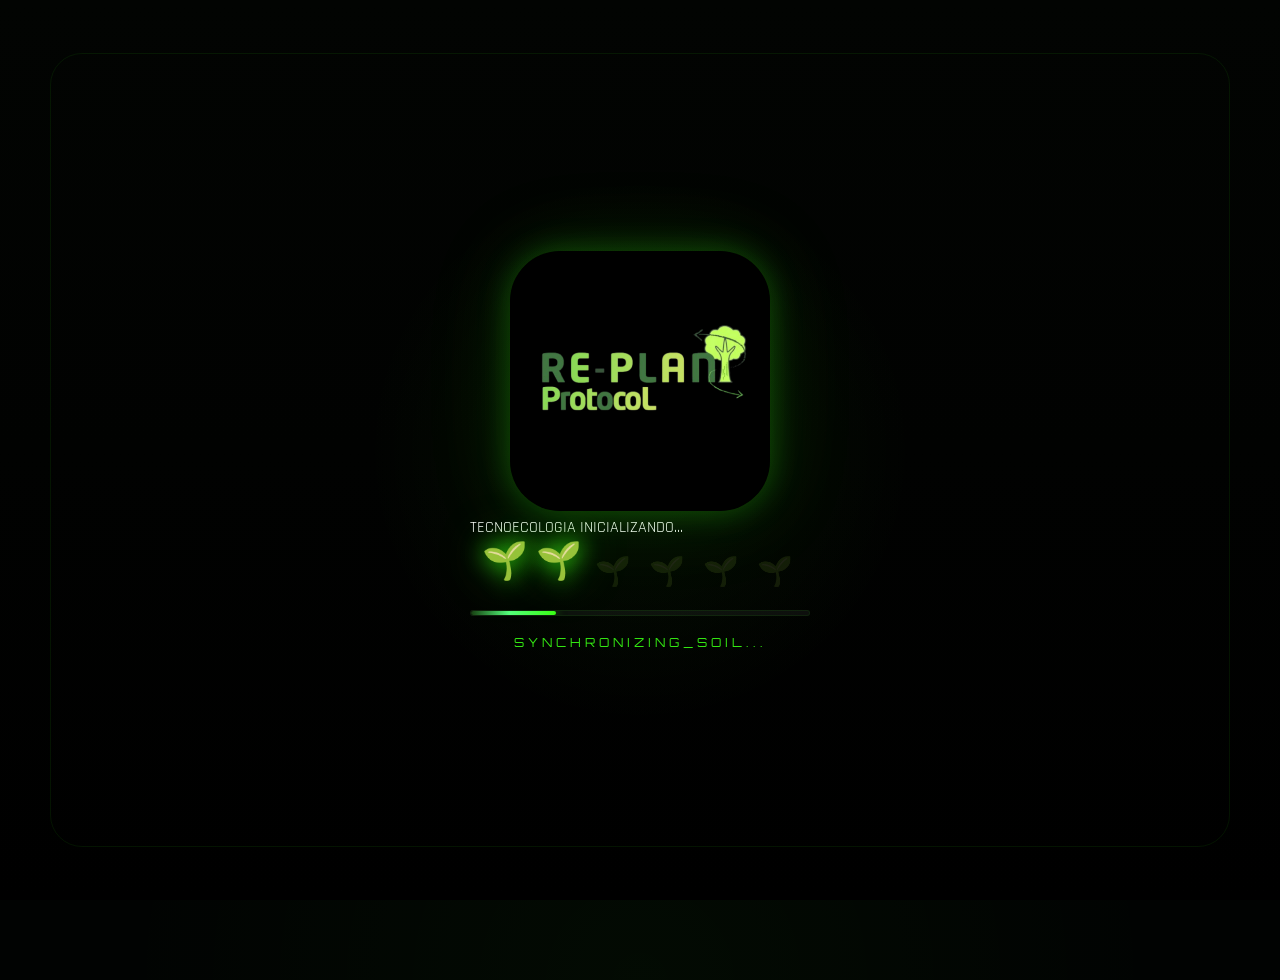
<file: index.html>
<!DOCTYPE html>
<html lang="pt-br">
<head>
    <meta charset="UTF-8">
    <meta name="viewport" content="width=device-width, initial-scale=1.0">
    <title>REPLANT | Initializing Protocol</title>
    <link rel="stylesheet" href="./css/index.css">
    <link href="https://fonts.googleapis.com/css2?family=Orbitron:wght@400;700&family=Rajdhani:wght@500;700&display=swap" rel="stylesheet">


</head>
<body>

    <div class="main-container">
        
        <div id="loading-screen">

    <div class="ambient-glow"></div>

    <div class="grid-overlay"></div>

    <div class="logo-wrapper">
        <img src="./image/Design sem nome.png"
             class="logo-loading"
             alt="REPLANT">
    </div>

    <div class="loading-content">

        <h1 class="protocol-title">
           
        </h1>

        <p class="protocol-subtitle">
            TECNOECOLOGIA INICIALIZANDO...
        </p>

        <div class="seedlings-container" id="seedling-box">

            <span class="seedling">🌱</span>
            <span class="seedling">🌱</span>
            <span class="seedling">🌱</span>
            <span class="seedling">🌱</span>
            <span class="seedling">🌱</span>
            <span class="seedling">🌱</span>

        </div>

        <div class="load-bar">
            <div class="load-fill" id="progress-fill"></div>
        </div>

        <div class="status-wrapper">

            <span class="status-dot"></span>

            <p id="status-text" class="load-text">
                SYNCHRONIZING_ECOSYSTEM...
            </p>

        </div>

    </div>

</div>
 
       <section id="select-screen">
     <div class="top-nav-cyber">   
        <button class="btn-cyber-login" onclick="abrirLogin()">Login</button>
        <button class="btn-cyber-register" onclick="abrirTriagem()">Cadastrar-se</button>
     </div>

    <h2 class="hud-title">
        ÁRVORES DIGITAIS, FRUTOS REAIS.
    </h2>

    <div class="choice-container">

        <button class="choice-card green-border"
        onclick="window.location.href='./invest-verde.html'">

            <div class="card-icon">
                🌳
            </div>

            <h3>
                Você cuida da natureza. 
            </h3>
                <h3>
                    A natureza cuida de você.
                </h3>

            <p>
                Receba alimentos direto da produção.
            </p>
            

            <span>
                Direto da Origem
            </span>

        

        </button>


        <button class="choice-card green-border"
        onclick="window.location.href='./semeador.html'">

            <div class="card-icon">
                🚜
            </div>

            <h3>
                PRODUTOR RURAL & AGRICULTURA FAMILIAR
            </h3>

            <p>
                Transforme sua fazenda ou sitio em um active digital
                e gere renda também na entressafra.
            </p>

            <span>
                CADASTRAR_PROPRIEDADE
            </span>

        </button>


        <button class="choice-card blue-border"
        onclick="window.location.href='./corporativo.html'">

            <div class="card-icon">
                🌎
            </div>

            <h3>
                EMPRESAS ESG
            </h3>

            <p>
                Dados reais de carbono e tecnoecologia para empresas que precisam compensar supressão de vegetação e atender exigências ambientais.
            </p>

            <span>
                ESG_ACCESS
            </span>

        </button>

    </div>


    <div class="protocol-description">

        <span class="protocol-tag">
            // TECNOECOLOGIA_PROTOCOL
        </span>

        <h2>
            Transformamos árvores em ativos digitais.
        </h2>

        <p>
            O RE-PLANT conecta produtores rurais, pessoas e empresas
            através de cotas de árvores reais cadastradas por geolocalização.
            Cada árvore gera impacto ambiental, renda sustentável
            e produção rastreável.
        </p>

        <div class="protocol-features">

            <div class="feature-box">

                <strong>
                    🌳 Cotas de Árvores
                </strong>

                <span>
                    Pessoas podem apoiar árvores específicas
                    e receber frutos, benefícios e impacto real.
                </span>

            </div>


            <div class="feature-box">

                <strong>
                    🚜 Renda Entressafra
                </strong>

                <span>
                    Produtores passam a monetizar suas árvores
                    mesmo fora da colheita.
                </span>

            </div>


            <div class="feature-box">

                <strong>
                    🌎 Dados Ambientais
                </strong>

                <span>
                    Geolocalização, rastreio e futura integração
                    com créditos de carbono.
                </span>

            </div>

        </div>

    </div>

</section>
       <footer class="footer-replant">

    <div class="footer-line"></div>

    <p>
        © 2026 <span>DreamTech - EvoLab</span> — Todos os direitos reservados.
    </p>

</footer>
<div id="modal-triagem" class="modal-cyber-overlay" style="display: none;">
    <div class="modal-cyber-content">
        <button class="btn-close-modal" onclick="fecharTriagem()">&times;</button>
        
        <h2 class="modal-title">COMO DESEJA ATUAR NO PROTOCOLO?</h2>
        <p class="modal-subtitle">// SELECIONE SEU PERFIL PARA DIRECIONAMENTO DE DADOS</p>
        
        <div class="triagem-cards">
            <div class="card-opcao" onclick="selecionarPerfil('produtor')">
                <div class="card-icon">🚜</div>
                <h3>PRODUTOR RURAL / SÍTIO</h3>
                <p>Quero cadastrar minha propriedade, gerar IDs para minhas árvores e monetizar a entressafra.</p>
                <span class="card-link">INICIAR_PROTOCOLO</span>
            </div>

            <div class="card-opcao" onclick="selecionarPerfil('apoiador')">
                <div class="card-icon">🌳</div>
                <h3>APOIADOR JORNADA VERDE</h3>
                <p>Quero apoiar árvores reais, acompanhar dados ambientais e receber produtos direto da origem.</p>
                <span class="card-link">ADOTAR_COTA</span>
            </div>

            <div class="card-opcao" onclick="selecionarPerfil('empresa')">
                <div class="card-icon">🌍</div>
                <h3>EMPRESA / SOLUÇÕES AMBIENTAIS</h3>
                <p>Buscamos dados reais de carbono, rastreabilidade e ativos para compensação ambiental regulatória e supressão de vegetação.</p>
                <span class="card-link">ESG_CONNECT</span>
            </div>
        </div>
    </div>
</div>
<div id="modal-login" class="modal-cyber-overlay" style="display: none;">
    <div class="modal-cyber-content" style="max-width: 450px; padding: 40px 30px;">
        
        <button class="btn-close-modal" onclick="fecharLogin()">&times;</button>
        
        <div style="text-align: center; margin-bottom: 30px;">
            <span class="protocol-tag" style="display: inline-block; margin-bottom: 10px;">// RE-PLANT_AUTH_NODE</span>
            <h2 style="font-family: 'Orbitron', sans-serif; color: #fff; margin: 0; font-size: 1.6rem; letter-spacing: 1px;">SISTEMA DE ACESSO</h2>
        </div>

        <form id="form-login-protocolo" onsubmit="executarLoginPopUp(event)">
            
            <div class="form-group">
                <label>E-mail Identificador</label>
                <input type="email" id="login-email" class="input-cyber" placeholder="nome@provedor.com" required>
            </div>

            <div class="form-group" style="margin-bottom: 10px;">
                <label>Senha Criptográfica</label>
                <input type="password" id="login-senha" class="input-cyber" placeholder="••••••••" required>
            </div>

            <div style="text-align: right; margin-bottom: 25px;">
                <a href="#" style="color: #64748b; font-family: 'Rajdhani', sans-serif; font-size: 0.85rem; text-decoration: none;" onmouseover="this.style.color='#00ff41'" onmouseout="this.style.color='#64748b'">
                    Esqueceu as chaves de acesso?
                </a>
            </div>

            <button type="submit" class="btn-cyber-corp" style="margin-bottom: 20px;">Autenticar_Entrada</button>

            <div style="text-align: center; font-family: 'Rajdhani', sans-serif; font-size: 0.95rem; color: #94a3b8;">
                Novo no protocolo? 
                <a href="#" onclick="alternarParaCadastro()" style="color: #00ff41; text-decoration: none; font-weight: 700;">
                    Cadastre-se aqui
                </a>
            </div>
        </form>
    </div>
</div>

</body>
    <script src="js/index.js"></script>
    <script src="js/apis.js"></script>
    
</html>
</file>
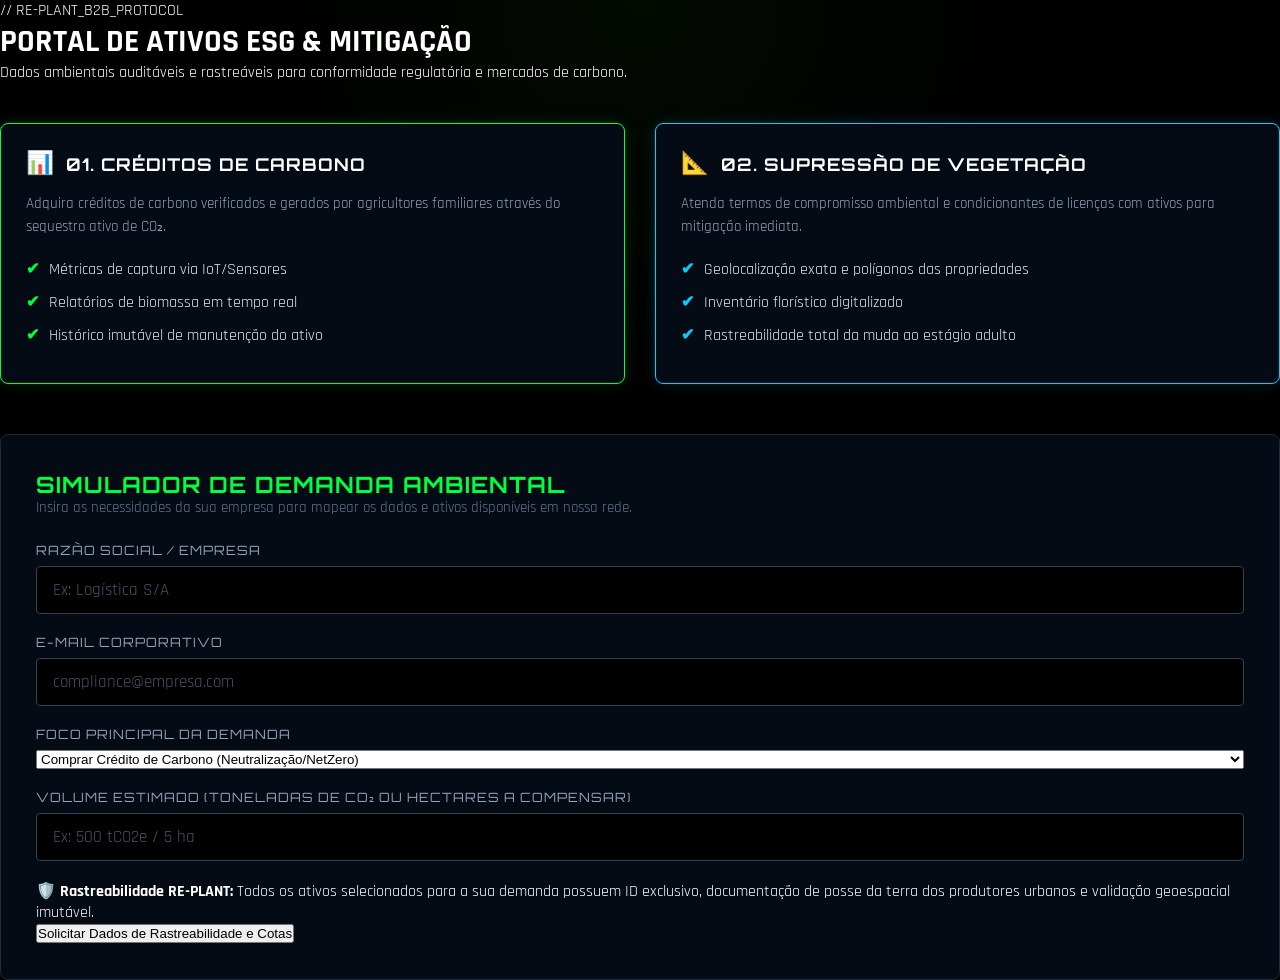
<file: corporativo.html>
<!DOCTYPE html>
<html lang="pt-br">
<head>
    <meta charset="UTF-8">
    <meta name="viewport" content="width=device-width, initial-scale=1.0">
    <title>REPLANT | ESG Corporate Access</title>
    <link rel="stylesheet" href="./css/index.css">
    <link rel="stylesheet" href="./css/corporativo.css">
    <link href="https://fonts.googleapis.com/css2?family=Orbitron:wght@400;700&family=Rajdhani:wght@500;700&display=swap" rel="stylesheet">
</head>
<body class="cyber-bg">

    <div class="corporate-container">
        
        <header class="corp-header">
            <span class="protocol-tag">// RE-PLANT_B2B_PROTOCOL</span>
            <h1>PORTAL DE ATIVOS ESG & MITIGAÇÃO</h1>
            <p>Dados ambientais auditáveis e rastreáveis para conformidade regulatória e mercados de carbono.</p>
        </header>

       <div class="corp-solutions-grid">
            
            <div class="corp-card border-green">
                <div class="corp-card-header">
                    <span class="icon-hud">📊</span>
                    <h2>01. CRÉDITOS DE CARBONO</h2>
                </div>
                <p class="corp-card-desc">
                    Adquira créditos de carbono verificados e gerados por agricultores familiares através do sequestro ativo de CO₂.
                </p>
                <ul class="data-features">
                    <li><span class="check">✔</span> Métricas de captura via IoT/Sensores</li>
                    <li><span class="check">✔</span> Relatórios de biomassa em tempo real</li>
                    <li><span class="check">✔</span> Histórico imutável de manutenção do ativo</li>
                </ul>
            </div>

            <div class="corp-card border-blue">
                <div class="corp-card-header">
                    <span class="icon-hud">📐</span>
                    <h2>02. SUPRESSÃO DE VEGETAÇÃO</h2>
                </div>
                <p class="corp-card-desc">
                    Atenda termos de compromisso ambiental e condicionantes de licenças com ativos para mitigação imediata.
                </p>
                <ul class="data-features">
                    <li><span class="check">✔</span> Geolocalização exata e polígonos das propriedades</li>
                    <li><span class="check">✔</span> Inventário florístico digitalizado</li>
                    <li><span class="check">✔</span> Rastreabilidade total da muda ao estágio adulto</li>
                </ul>
            </div>

        </div>

        </div>

        <section class="demand-section cyber-panel">
            <h3><i class="fa-solid fa-calculator"></i> SIMULADOR DE DEMANDA AMBIENTAL</h3>
            <p class="panel-subtitle">Insira as necessidades da sua empresa para mapear os dados e ativos disponíveis em nossa rede.</p>

            <form id="form-demanda-empresa">
                <div class="form-row">
                    <div class="form-group">
                        <label>Razão Social / Empresa</label>
                        <input type="text" class="input-cyber" placeholder="Ex: Logística S/A" required>
                    </div>
                    <div class="form-group">
                        <label>E-mail Corporativo</label>
                        <input type="email" class="input-cyber" placeholder="compliance@empresa.com" required>
                    </div>
                </div>

                <div class="form-row">
                    <div class="form-group">
                        <label>Foco Principal da Demanda</label>
                        <select id="foco_demanda" class="input-cyber-select">
                            <option value="carbono">Comprar Crédito de Carbono (Neutralização/NetZero)</option>
                            <option value="supressao">Mitigação de Supressão de Vegetação (Compensação Regulatória)</option>
                            <option value="ambos">Ambos (Carbono + Mitigação Regulada)</option>
                        </select>
                    </div>
                    
                    <div class="form-group">
                        <label>Volume Estimado (Toneladas de CO₂ ou Hectares a Compensar)</label>
                        <input type="text" class="input-cyber" placeholder="Ex: 500 tCO2e / 5 ha" required>
                    </div>
                </div>

                <div class="blockchain-notice">
                    <p>🛡️ <strong>Rastreabilidade RE-PLANT:</strong> Todos os ativos selecionados para a sua demanda possuem ID exclusivo, documentação de posse da terra dos produtores urbanos e validação geoespacial imutável.</p>
                </div>

                <button type="submit" class="btn-cyber-corp">Solicitar Dados de Rastreabilidade e Cotas</button>
            </form>
        </section>

    </div>

</body>
</html>
</file>
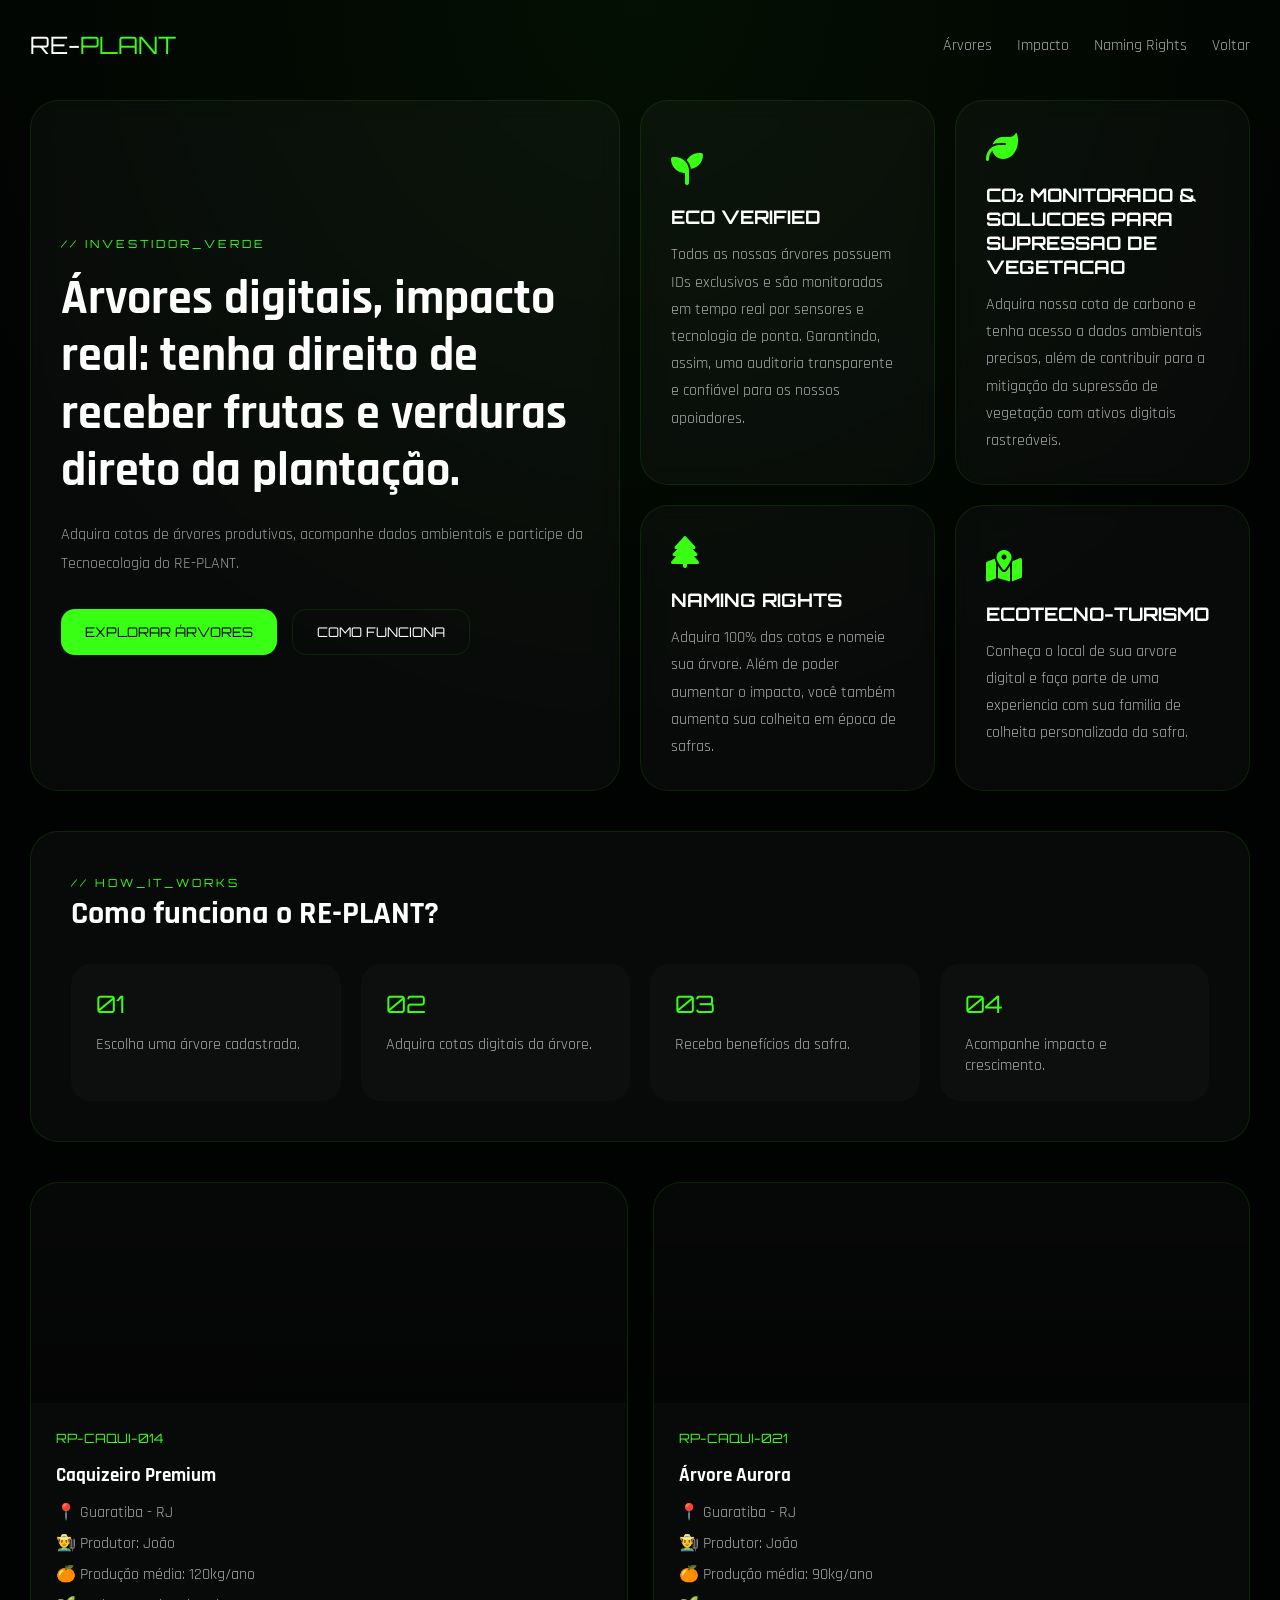
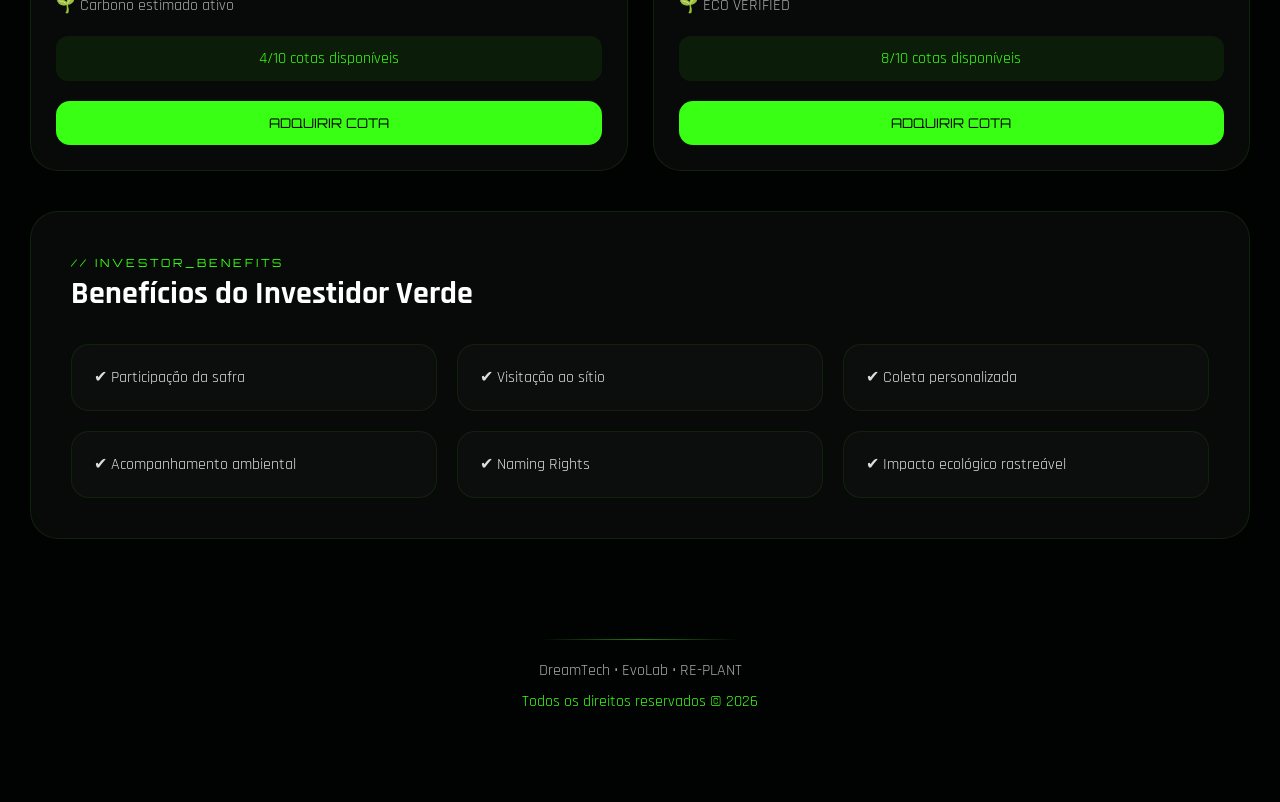
<file: invest-verde.html>
<!DOCTYPE html>
<html lang="pt-BR">
<head>
<meta charset="UTF-8">
<meta name="viewport" content="width=device-width, initial-scale=1.0">

<title>RE-PLANT | Investidor Verde</title>

<link rel="stylesheet" href="./css/invest-verde.css">

<link href="https://fonts.googleapis.com/css2?family=Orbitron:wght@400;600;700&family=Rajdhani:wght@400;500;600;700&display=swap" rel="stylesheet">

<link rel="stylesheet" href="https://cdnjs.cloudflare.com/ajax/libs/font-awesome/6.5.1/css/all.min.css">

</head>
<body>

<div class="noise"></div>

<main class="container">

    <!-- HEADER -->

    <header class="topbar">

        <div class="logo">
            RE-<span>PLANT</span>
        </div>

        <nav class="nav">
            <a href="#">Árvores</a>
            <a href="#">Impacto</a>
            <a href="#">Naming Rights</a>
            <a href="index.html">Voltar</a>
        </nav>

    </header>

    <!-- HERO BENTO -->

    <section class="hero-grid">

        <!-- HERO PRINCIPAL -->

        <div class="hero-card main-hero">

            <span class="status">
                // INVESTIDOR_VERDE
            </span>

            <h1>
                Árvores digitais, impacto real: tenha direito de receber frutas e verduras direto da plantação.
            </h1>

            <p>
                Adquira cotas de árvores produtivas, acompanhe dados ambientais
                e participe da Tecnoecologia do RE-PLANT.
            </p>

            <div class="hero-buttons">

                <button class="btn-primary">
                    EXPLORAR ÁRVORES
                </button>

                <button class="btn-secondary">
                    COMO FUNCIONA
                </button>

            </div>

        </div>

        <!-- CARD -->

        <div class="hero-card mini-card">

            <i class="fa-solid fa-seedling"></i>

            <h3>
                ECO VERIFIED
            </h3>

            <p>
Todas as nossas árvores possuem IDs exclusivos e são monitoradas em tempo real por sensores e tecnologia de ponta. Garantindo, assim, uma auditoria transparente e confiável para os nossos apoiadores.            </p>

        </div>

        <!-- CARD -->

        <div class="hero-card mini-card">

            <i class="fa-solid fa-leaf"></i>

            <h3>
                CO₂ MONITORADO & SOLUCOES PARA SUPRESSAO DE VEGETACAO
            </h3>

            <p>
               Adquira nossa cota de carbono e tenha acesso a dados ambientais precisos, além de contribuir para a mitigação da supressão de vegetação com ativos digitais rastreáveis.

        </div>

        <!-- CARD -->

        <div class="hero-card mini-card">

            <i class="fa-solid fa-tree"></i>

            <h3>
                NAMING RIGHTS
            </h3>

            <p>
Adquira 100% das cotas e nomeie sua árvore. Além de poder aumentar o impacto, você também aumenta sua colheita em época de safras.            </p>

        </div>

        <!-- CARD -->

        <div class="hero-card mini-card">

            <i class="fa-solid fa-map-location-dot"></i>

            <h3>
                ECOTECNO-TURISMO
            </h3>

            <p>
                Conheça o local de sua arvore digital e faça parte de uma experiencia com sua familia de colheita personalizada da safra.
            </p>

        </div>

    </section>

    <!-- COMO FUNCIONA -->

    <section class="section-box">

        <span class="status">
            // HOW_IT_WORKS
        </span>

        <h2>
            Como funciona o RE-PLANT?
        </h2>

        <div class="steps">

            <div class="step">
                <span>01</span>
                <p>Escolha uma árvore cadastrada.</p>
            </div>

            <div class="step">
                <span>02</span>
                <p>Adquira cotas digitais da árvore.</p>
            </div>

            <div class="step">
                <span>03</span>
                <p>Receba benefícios da safra.</p>
            </div>

            <div class="step">
                <span>04</span>
                <p>Acompanhe impacto e crescimento.</p>
            </div>

        </div>

    </section>

    <!-- LISTA DE ÁRVORES -->

    <section class="trees-section">

        <div class="tree-card">

            <div class="tree-image"></div>

            <div class="tree-content">

                <span class="tree-id">
                    RP-CAQUI-014
                </span>

                <h3>
                    Caquizeiro Premium
                </h3>

                <p>
                    📍 Guaratiba - RJ
                </p>

                <p>
                    👨‍🌾 Produtor: João
                </p>

                <p>
                    🍊 Produção média: 120kg/ano
                </p>

                <p>
                    🌱 Carbono estimado ativo
                </p>

                <div class="quota">
                    4/10 cotas disponíveis
                </div>

                <button class="btn-tree">
                    ADQUIRIR COTA
                </button>

            </div>

        </div>

        <!-- CARD -->

        <div class="tree-card">

            <div class="tree-image"></div>

            <div class="tree-content">

                <span class="tree-id">
                    RP-CAQUI-021
                </span>

                <h3>
                    Árvore Aurora
                </h3>

                <p>
                    📍 Guaratiba - RJ
                </p>

                <p>
                    👨‍🌾 Produtor: João
                </p>

                <p>
                    🍊 Produção média: 90kg/ano
                </p>

                <p>
                    🌱 ECO VERIFIED
                </p>

                <div class="quota">
                    8/10 cotas disponíveis
                </div>

                <button class="btn-tree">
                    ADQUIRIR COTA
                </button>

            </div>

        </div>

    </section>

    <!-- BENEFÍCIOS -->

    <section class="section-box">

        <span class="status">
            // INVESTOR_BENEFITS
        </span>

        <h2>
            Benefícios do Investidor Verde
        </h2>

        <div class="benefits-grid">

            <div class="benefit-card">
                ✔ Participação da safra
            </div>

            <div class="benefit-card">
                ✔ Visitação ao sítio
            </div>

            <div class="benefit-card">
                ✔ Coleta personalizada
            </div>

            <div class="benefit-card">
                ✔ Acompanhamento ambiental
            </div>

            <div class="benefit-card">
                ✔ Naming Rights
            </div>

            <div class="benefit-card">
                ✔ Impacto ecológico rastreável
            </div>

        </div>

    </section>

    <!-- FOOTER -->

    <footer class="footer">

        <div class="footer-line"></div>

        <p>
            DreamTech • EvoLab • RE-PLANT
        </p>

        <span>
            Todos os direitos reservados © 2026
        </span>

    </footer>

</main>

</body>
</html>
</file>
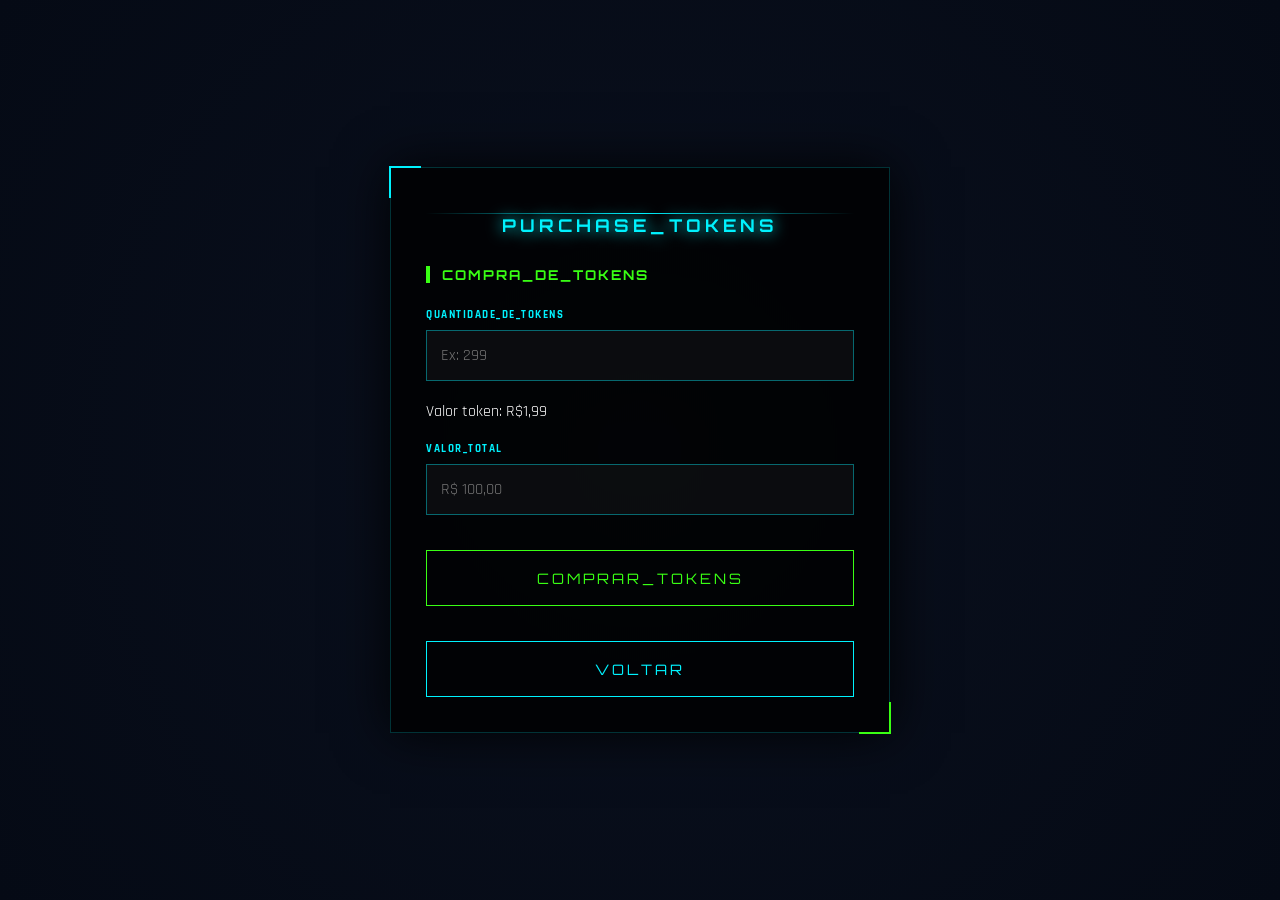
<file: purchase-token.html>
<!DOCTYPE html>
<html lang="en">
<head>
    <meta charset="UTF-8">
    <meta name="viewport" content="width=device-width, initial-scale=1.0">
    <title>Compra de Tokens</title>
    <link rel="stylesheet" href="./css/purchase-token.css">
    <link href="https://fonts.googleapis.com/css2?family=Orbitron:wght@400;700&family=Rajdhani:wght@500;700&display=swap" rel="stylesheet">
</head>
<body>
    <div class="main-container">
        <header class="hud-header">
            <div class="header-line"></div>
            <h1 class="protocol-title">Purchase_Tokens</h1>
        </header>

        <section id="step-1" class="step-box active">
            <h2 class="section-title">COMPRA_DE_TOKENS</h2>
            <!--Numero de TOkens-->
            <div class="form-group">
                <label>QUANTIDADE_DE_TOKENS</label>
                <input type="number" id="Token" placeholder="Ex: 299" maxlength="10">
            </div>
            <span class="token_value">Valor token: R$1,99</span>
            <!-- NOVOS CAMPOS: VALOR TOTAL DE TOKENS -->
            <div class="form-group">
                <label>VALOR_TOTAL</label>
                <input type="text" id="valor_Token" placeholder="R$ 100,00">
            </div>
          
            <button class="btn-neon" onclick="gerarProtocoloEmpresa()">COMPRAR_TOKENS</button>
            <button class="btn-neon" style="border-color: var(--cyber-blue); color: var(--cyber-blue);" onclick="window.location.href='index.html'">VOLTAR</button>
        </section>
    
    </div>
</body>
</html>
</file>
<file: css/index.css>
/* =========================================================
   RE-PLANT PROTOCOL — CYBER ECO INTERFACE
========================================================= */

:root{

    --neon-green:#39ff14;
    --cyber-green:#53ff7a;
    --dark-bg:#020402;

    --glass-bg:rgba(255,255,255,0.03);
    --glass-border:rgba(255,255,255,0.08);

    --soft-shadow:
        0 0 40px rgba(57,255,20,0.06);

    --green-glow:
        0 0 15px rgba(57,255,20,0.35),
        0 0 30px rgba(57,255,20,0.12);

}

/* =========================================================
   RESET
========================================================= */

*{
    margin:0;
    padding:0;
    box-sizing:border-box;
}

html,
body{
    width:100%;
    min-height:100vh;

    background:
        radial-gradient(circle at top,
        rgba(57,255,20,0.04),
        transparent 35%),
        radial-gradient(circle at bottom,
        rgba(57,255,20,0.03),
        transparent 45%),
        #010302;

    color:white;

    font-family:'Rajdhani',sans-serif;

    overflow-x:hidden;
}

/* =========================================================
   NOISE OVERLAY
========================================================= */

body::before{

    content:"";

    position:fixed;
    inset:0;

    background-image:
        radial-gradient(rgba(255,255,255,0.03) 1px, transparent 1px);

    background-size:4px 4px;

    opacity:0.05;

    pointer-events:none;

    z-index:1;
}

/* =========================================================
   MAIN
========================================================= */

.main-container{
    position:relative;
    z-index:2;

    width:100%;
    min-height:100vh;
}

/* =========================================================
   LOADING SCREEN
========================================================= */

#loading-screen{

    position:fixed;
    inset:0;

    display:flex;
    flex-direction:column;
    justify-content:center;
    align-items:center;

    background:
        radial-gradient(circle at center,
        rgba(57,255,20,0.06),
        transparent 35%),
        linear-gradient(
            180deg,
            #020402 0%,
            #000 100%
        );

    z-index:9999;

    transition:
        opacity .8s ease,
        visibility .8s ease;
}

/* FRAME */

#loading-screen::after{

    content:"";

    position:absolute;

    width:92%;
    height:88%;

    border:1px solid rgba(57,255,20,0.08);

    border-radius:32px;

    pointer-events:none;
}

/* =========================================================
   LOGO FRAME
========================================================= */

.logo-frame{

    width:430px;
    max-width:88vw;

    padding:32px;

    border-radius:28px;

    background:
        linear-gradient(
            180deg,
            rgba(255,255,255,0.04),
            rgba(255,255,255,0.015)
        );

    border:1px solid var(--glass-border);

    backdrop-filter:blur(14px);

    box-shadow:
        var(--soft-shadow),
        inset 0 0 50px rgba(57,255,20,0.03);

    display:flex;
    align-items:center;
    justify-content:center;

    position:relative;

    overflow:hidden;

    margin-bottom:35px;
}

.logo-frame::before{

    content:"";

    position:absolute;
    inset:0;

    background:
        radial-gradient(circle at center,
        rgba(57,255,20,0.08),
        transparent 70%);

    opacity:.7;
}

/* =========================================================
   LOGO
========================================================= */

.logo-loading{

    width:260px;
    max-width:70vw;

     border-radius:50px; /* arredonda */

    overflow:hidden;


    position:relative;
    z-index:2;

    filter:
        drop-shadow(0 0 15px rgba(57,255,20,0.25))
        drop-shadow(0 0 40px rgba(57,255,20,0.12));

    animation:
        pulse 2.5s infinite ease-in-out;
}

/* =========================================================
   LABEL
========================================================= */

.protocol-label{

    font-family:'Orbitron',sans-serif;

    font-size:.72rem;

    letter-spacing:5px;

    text-transform:uppercase;

    color:var(--neon-green);

    margin-bottom:22px;

    opacity:.85;
}

/* =========================================================
   SEEDLINGS
========================================================= */

.seedlings-container{

    display:flex;
    align-items:center;
    justify-content:center;

    gap:14px;

    margin-bottom:22px;

    min-height:50px;
}

.seedling{

    font-size:2rem;

    opacity:.12;

    transform:
        translateY(10px)
        scale(.9);

    transition:
        transform .4s ease,
        opacity .4s ease,
        filter .4s ease;
}

.seedling.planted{

    opacity:1;

    transform:
        translateY(0)
        scale(1.15);

    filter:
        drop-shadow(0 0 10px var(--neon-green))
        drop-shadow(0 0 20px rgba(57,255,20,0.25));
}

/* =========================================================
   PROGRESS BAR
========================================================= */

.load-bar{

    width:340px;
    max-width:80vw;

    height:6px;

    border-radius:999px;

    overflow:hidden;

    background:
        rgba(255,255,255,0.05);

    border:
        1px solid rgba(57,255,20,0.08);

    position:relative;
}

.load-fill{

    width:0%;
    height:100%;

    border-radius:999px;

    background:
        linear-gradient(
            90deg,
            #173f11 0%,
            var(--cyber-green) 45%,
            var(--neon-green) 100%
        );

    box-shadow:
        0 0 12px rgba(57,255,20,0.6),
        0 0 25px rgba(57,255,20,0.2);

    transition:width .3s ease;
}

/* =========================================================
   STATUS TEXT
========================================================= */

.load-text{

    margin-top:18px;

    font-family:'Orbitron',sans-serif;

    letter-spacing:4px;

    font-size:.78rem;

    color:var(--neon-green);

    text-transform:uppercase;

    text-align:center;

    opacity:.9;

    animation:
        textBlink 1.8s infinite;
}

/* =========================================================
   SELECT SCREEN
========================================================= */

#select-screen{

    width:100%;
    min-height:100vh;

    display:none;

    flex-direction:column;
    align-items:center;
    justify-content:center;

    padding:80px 24px;

    text-align:center;

    animation:fadeIn 1s ease;
}

/* =========================================================
   TITLE
========================================================= */

.hud-title{

    font-family:'Orbitron',sans-serif;

    font-size:1.4rem;

    letter-spacing:4px;

    color:var(--cyber-green);

    margin-bottom:22px;

    text-shadow:
        0 0 12px rgba(57,255,20,0.25);
}

/* =========================================================
   INTRO TEXT
========================================================= */

.protocol-description{

    max-width:850px;

    color:#9a9a9a;

    line-height:1.8;

    font-size:1rem;

    margin-bottom:55px;
}

/* =========================================================
   CHOICE CONTAINER
========================================================= */

.choice-container{

    display:flex;
    justify-content:center;
    align-items:stretch;
    flex-wrap:wrap;

    gap:22px;

    width:100%;
    max-width:1200px;
}

/* =========================================================
   CARD
========================================================= */

.choice-card{

    width:320px;
    min-height:320px;

    padding:35px 28px;

    border-radius:28px;

    background:
        linear-gradient(
            180deg,
            rgba(255,255,255,0.04),
            rgba(255,255,255,0.015)
        );

    border:1px solid rgba(57,255,20,0.14);

    backdrop-filter:blur(14px);

    position:relative;

    overflow:hidden;

    transition:
        transform .35s ease,
        border-color .35s ease,
        box-shadow .35s ease;

    cursor:pointer;

    display:flex;
    flex-direction:column;
    justify-content:space-between;
    align-items:center;

    text-align:center;
}

.choice-card::before{

    content:"";

    position:absolute;
    inset:0;

    background:
        linear-gradient(
            130deg,
            rgba(57,255,20,0.08),
            transparent,
            transparent
        );

    opacity:0;

    transition:.35s;
}

.choice-card:hover{

    transform:
        translateY(-8px)
        scale(1.02);

    border-color:
        rgba(57,255,20,0.35);

    box-shadow:
        0 0 30px rgba(57,255,20,0.08);
}

.choice-card:hover::before{
    opacity:1;
}

/* =========================================================
   CARD ICON
========================================================= */

.card-icon{

    width:78px;
    height:78px;

    border-radius:24px;

    display:flex;
    align-items:center;
    justify-content:center;

    background:
        rgba(57,255,20,0.06);

    border:
        1px solid rgba(57,255,20,0.08);

    margin-bottom:28px;

    font-size:2rem;

    color:var(--neon-green);

    box-shadow:
        inset 0 0 20px rgba(57,255,20,0.03);
}

/* =========================================================
   CARD CONTENT
========================================================= */

.choice-card h3{

    font-family:'Orbitron',sans-serif;

    color:var(--neon-green);

    font-size:1.05rem;

    line-height:1.5;

    letter-spacing:2px;

    margin-bottom:18px;

    text-transform:uppercase;
}

.choice-card p{

    color:#9d9d9d;

    font-size:.98rem;

    line-height:1.8;

    max-width:240px;
}

.choice-card span{

    margin-top:26px;

    display:inline-flex;
    align-items:center;
    justify-content:center;

    padding:12px 18px;

    border-radius:12px;

    background:
        rgba(57,255,20,0.05);

    border:
        1px solid rgba(57,255,20,0.15);

    color:var(--neon-green);

    font-size:.72rem;

    letter-spacing:3px;

    font-family:'Orbitron',sans-serif;

    text-transform:uppercase;
}

/* =========================================================
   INFO SECTION
========================================================= */

.mvp-info{

    margin-top:70px;

    max-width:980px;

    padding:40px;

    border-radius:30px;

    background:
        linear-gradient(
            180deg,
            rgba(255,255,255,0.03),
            rgba(255,255,255,0.01)
        );

    border:
        1px solid rgba(57,255,20,0.08);

    backdrop-filter:blur(12px);

    text-align:left;
}

.mvp-info h2{

    font-family:'Orbitron',sans-serif;

    color:var(--neon-green);

    margin-bottom:20px;

    letter-spacing:2px;
}

.mvp-info p{

    color:#a0a0a0;

    line-height:2;

    font-size:1rem;
}

/* =========================================================
   ANIMATIONS
========================================================= */

@keyframes pulse{

    0%,100%{

        transform:scale(1);

        filter:
            drop-shadow(0 0 15px rgba(57,255,20,0.25))
            drop-shadow(0 0 35px rgba(57,255,20,0.1));
    }

    50%{

        transform:scale(1.04);

        filter:
            drop-shadow(0 0 25px rgba(57,255,20,0.45))
            drop-shadow(0 0 50px rgba(57,255,20,0.18));
    }
}

@keyframes fadeIn{

    from{
        opacity:0;
        transform:translateY(20px);
    }

    to{
        opacity:1;
        transform:translateY(0);
    }
}

@keyframes textBlink{

    0%,100%{
        opacity:.5;
    }

    50%{
        opacity:1;
    }
}

/* =========================================================
   RESPONSIVE
========================================================= */

@media(max-width:900px){

    #select-screen{
        padding:60px 20px;
    }

    .protocol-description{
        font-size:.95rem;
    }

    .choice-container{
        flex-direction:column;
        align-items:center;
    }

    .choice-card{
        width:100%;
        max-width:360px;
    }

    .mvp-info{
        padding:30px 24px;
    }
}

@media(max-width:600px){

    .logo-frame{
        width:92vw;
        padding:24px;
    }

    .logo-loading{
        width:210px;
    }

    .seedling{
        font-size:1.6rem;
    }

    .load-text{
        font-size:.65rem;
        letter-spacing:2px;
        padding:0 20px;
    }

    .hud-title{
        font-size:1rem;
    }

    .protocol-description{
        font-size:.9rem;
        line-height:1.7;
    }

    .choice-card{
        min-height:auto;
        padding:30px 24px;
    }

    .card-icon{
        width:68px;
        height:68px;
        font-size:1.6rem;
    }

    .choice-card h3{
        font-size:.95rem;
    }

    .choice-card p{
        font-size:.9rem;
    }

    .mvp-info{
        margin-top:50px;
        border-radius:24px;
    }

    .mvp-info p{
        font-size:.92rem;
    }
}

/* =========================================================
   FOOTER
========================================================= */

.footer-replant{

    width:100%;

    margin-top:80px;

    padding:30px 20px 40px;

    display:flex;
    flex-direction:column;
    align-items:center;
    justify-content:center;

    position:relative;

    z-index:2;
}

.footer-line{

    width:180px;
    height:1px;

    margin-bottom:20px;

    background:
        linear-gradient(
            90deg,
            transparent,
            rgba(57,255,20,0.5),
            transparent
        );
}

.footer-replant p{

    color:#6e6e6e;

    font-size:0.9rem;

    letter-spacing:1px;

    text-align:center;
}

.footer-replant span{

    color:var(--neon-green);

    text-shadow:
        0 0 10px rgba(57,255,20,0.15);
}

/* =========================================================
   RESPONSIVO FOOTER
========================================================= */

@media(max-width:600px){

    .footer-replant{

        margin-top:60px;

        padding:25px 15px 35px;
    }

    .footer-replant p{

        font-size:0.78rem;

        line-height:1.7;
    }
}

/* ESTILO DO BOTÃO CYBER-GREEN RE-PLANT */
.btn-cyber-register {
  /* Layout e Tipografia */
  padding: 3px 3px;
  background-color: #000000; /* Fundo preto absoluto */
  color: #00ff41; /* Verde neon puro */
  font-family: 'Space Grotesk', sans-serif; /* Ou sua fonte tech */
  font-size: 1.1rem;
  font-weight: 100;
  text-transform: uppercase;
  letter-spacing: 2px;
  border: 2px solid #00ff41; /* Contorno verde neon */
  border-radius: 4px; /* Cantos levemente retos, estilo chip */
  
  /* Efeito de Brilho (Neon Glow) */
  box-shadow: 0 0 10px rgba(0, 255, 65, 0.5), /* Brilho suave externo */
              0 0 20px rgba(0, 255, 65, 0.3), /* Brilho médio externo */
              inset 0 0 5px rgba(0, 255, 65, 0.2); /* Brilho suave interno */
  
  /* Animação e Interação */
  cursor: pointer;
  transition: all 0.3s ease-in-out;
  position: relative;
  overflow: hidden;
}

/* EFEITO AO PASSAR O MOUSE (HOVER - Modelo 2 da imagem) */
.btn-cyber-register:hover {
  background-color: #00ff41; /* O botão "preenche" de verde */
  color: #000000; /* O texto fica preto */
  
  /* Brilho Intenso de Energia */
  box-shadow: 0 0 25px rgba(0, 255, 65, 0.8), /* Brilho forte */
              0 0 45px rgba(0, 255, 65, 0.6); /* Brilho máximo */
}



.btn-cyber-login {
  /* Layout e Tipografia */
  padding: 3px 3px;
  background-color: #000000; /* Fundo preto absoluto */
  color: #00ff41; /* Verde neon puro */
  font-family: 'Space Grotesk', sans-serif; /* Ou sua fonte tech */
  font-size: 1.1rem;
  font-weight: 100;
  text-transform: uppercase;
  letter-spacing: 2px;
  border: 2px solid #00ff41; /* Contorno verde neon */
  border-radius: 4px; /* Cantos levemente retos, estilo chip */
  
  /* Efeito de Brilho (Neon Glow) */
  box-shadow: 0 0 10px rgba(0, 255, 65, 0.5), /* Brilho suave externo */
              0 0 20px rgba(0, 255, 65, 0.3), /* Brilho médio externo */
              inset 0 0 5px rgba(0, 255, 65, 0.2); /* Brilho suave interno */
  
  /* Animação e Interação */
  cursor: pointer;
  transition: all 0.3s ease-in-out;
  position: relative;
  overflow: hidden;
}

/* EFEITO AO PASSAR O MOUSE (HOVER - Modelo 2 da imagem) */
.btn-cyber-login:hover {
  background-color: #00ff41; /* O botão "preenche" de verde */
  color: #000000; /* O texto fica preto */
  
  /* Brilho Intenso de Energia */
  box-shadow: 0 0 25px rgba(0, 255, 65, 0.8), /* Brilho forte */
              0 0 45px rgba(0, 255, 65, 0.6); /* Brilho máximo */
}

/* CONTAINER COMPORTA O BOTÃO NO TOPO DIREITO */
.top-nav-cyber {
    width: 100%;
    display: flex;
    justify-content: flex-end; /* Empurra o botão totalmente para a direita */
    padding: 20px 40px; /* Cria um espaçamento interno para ele não grudar nas bordas da tela */
    box-sizing: border-box;
}

/* CONTAINER DO TOPO - ADAPTADO PARA MOBILE E DESKTOP */
.top-nav-cyber {
    width: 100%;
    display: flex;
    justify-content: center; /* No celular ele fica centralizado por padrão para dar equilíbrio */
    padding: 20px 20px;
    box-sizing: border-box;
}

/* O BOTÃO AJUSTADO COM FONTE FLUIDA */
.btn-cyber-register {
    padding: 10px 20px;
    background-color: #000000;
    color: #00ff41;
    font-family: 'Orbitron', sans-serif;
    font-size: 0.85rem; /* Diminuímos um pouco para telas menores */
    font-weight: 700;
    text-transform: uppercase;
    letter-spacing: 2px;
    border: 2px solid #00ff41;
    border-radius: 4px;
    box-shadow: 0 0 10px rgba(0, 255, 65, 0.4);
    cursor: pointer;
    transition: all 0.3s ease-in-out;
    width: auto; /* Garante que ele não estique no celular */
}

.btn-cyber-login {
    padding: 10px 20px;
    background-color: #000000;
    color: #00ff41;
    font-family: 'Orbitron', sans-serif;
    font-size: 0.85rem; /* Diminuímos um pouco para telas menores */
    font-weight: 700;
    text-transform: uppercase;
    letter-spacing: 2px;
    border: 2px solid #00ff41;
    border-radius: 4px;
    box-shadow: 0 0 10px rgba(0, 255, 65, 0.4);
    cursor: pointer;
    transition: all 0.3s ease-in-out;
    width: auto; /* Garante que ele não estique no celular */
}


/* 📱 MEDIA QUERY: REGRAS EXCLUSIVAS PARA MONITORES / COMPUTADORES (Telas maiores que 768px) */
@media (min-width: 768px) {
    .top-nav-cyber {
        justify-content: flex-end; /* No computador, ele volta a ir para a extrema direita */
        padding: 25px 40px;
    }
    .btn-cyber-register {
        font-size: 0.95rem; /* No PC a letra pode ser um pouco maior */
        padding: 12px 26px;
    }
    .btn-cyber-login {
        font-size: 0.95rem; /* No PC a letra pode ser um pouco maior */
        padding: 12px 26px;
    }
}

/* FUNDO ESCURO QUE ATRAVESSA A TELA TODA */
.modal-cyber-overlay {
    position: fixed;
    top: 0; left: 0;
    width: 100vw; height: 100vh;
    background: rgba(0, 0, 0, 0.9);
    display: flex;
    justify-content: center;
    align-items: center;
    z-index: 9999;
    padding: 20px;
    box-sizing: border-box;
}

/* CAIXA CENTRAL DO MODAL */
.modal-cyber-content {
    background: #020617; /* Dark escuro igual ao ecossistema */
    border: 2px solid #00ff41;
    padding: 30px 20px;
    border-radius: 8px;
    width: 100%;
    max-width: 950px;
    max-height: 90vh;
    overflow-y: auto; /* Se o celular for muito pequeno, cria rolagem interna para não travar a tela */
    position: relative;
    box-shadow: 0 0 30px rgba(0, 255, 65, 0.2);
}

.modal-title {
    font-family: 'Orbitron', sans-serif;
    color: #00ff41;
    font-size: 1.5rem;
    margin-bottom: 5px;
}

.modal-subtitle {
    font-family: 'Rajdhani', sans-serif;
    color: #888;
    font-size: 0.9rem;
    letter-spacing: 1px;
    margin-bottom: 30px;
}

/* CARDS DE SELEÇÃO - SE ADAPTAM DE UMA COLUNA (CELULAR) PARA TRÊS (PC) */
.triagem-cards {
    display: grid;
    grid-template-columns: 1fr; /* Padrão Mobile: um embaixo do outro */
    gap: 20px;
}

.card-opcao {
    background: #0b1329;
    border: 1px solid #1e293b;
    padding: 20px;
    border-radius: 6px;
    cursor: pointer;
    transition: all 0.2s ease-in-out;
    text-align: left;
}

.card-opcao:hover {
    border-color: #00ff41;
    background: #011c06;
    transform: translateY(-2px);
}

.card-icon { font-size: 2rem; margin-bottom: 10px; }
.card-opcao h3 { font-family: 'Orbitron', sans-serif; color: #fff; font-size: 1.1rem; margin-bottom: 8px; }
.card-opcao p { color: #94a3b8; font-size: 0.9rem; line-height: 1.4; margin-bottom: 15px; }
.card-link { font-family: 'Rajdhani', sans-serif; color: #00ff41; font-weight: 700; font-size: 0.85rem; letter-spacing: 1px; }

.btn-close-modal {
    position: absolute; top: 15px; right: 20px;
    background: none; border: none;
    color: #00ff41; font-size: 1.8rem; cursor: pointer;
}

/* 📱 RESPONSIVIDADE PARA TELAS MAIORES (COMPUTADOR) */
@media (min-width: 768px) {
    .modal-cyber-content { padding: 40px; }
    .modal-title { font-size: 2rem; }
    .triagem-cards {
        grid-template-columns: repeat(3, 1fr); /* No PC fica lado a lado em 3 colunas */
    }
}


/* CONFIGURAÇÃO FORÇADA DO GRID B2B */
.corp-solutions-grid {
    display: flex;
    flex-direction: column; /* Padrão para celular (um embaixo do outro) */
    gap: 25px;
    margin: 40px 0;
    width: 100%;
}

/* ESTILO DOS CARDS QUE ESTAVAM QUEBRADOS */
.corp-card {
    background-color: #050b14 !important; /* Força o fundo escuro dentro do card */
    padding: 25px;
    border-radius: 8px;
    box-sizing: border-box;
    text-align: left;
}

/* BORDAS EM NEON EXTENSION */
.border-green { 
    border: 1px solid #00ff41 !important; 
    box-shadow: 0 0 15px rgba(0, 255, 65, 0.15); 
}
.border-blue { 
    border: 1px solid #00d2ff !important; 
    box-shadow: 0 0 15px rgba(0, 210, 255, 0.15); 
}

/* REGRAS INTERNAS DOS CARDS */
.corp-card-header {
    display: flex;
    align-items: center;
    gap: 12px;
    margin-bottom: 15px;
}
.icon-hud {
    font-size: 1.4rem;
}
.corp-card-header h2 {
    font-family: 'Orbitron', sans-serif;
    font-size: 1.1rem;
    color: #ffffff;
    margin: 0;
    letter-spacing: 1px;
}
.corp-card-desc {
    color: #94a3b8;
    font-size: 0.95rem;
    line-height: 1.5;
    margin-bottom: 20px;
}
.data-features {
    list-style: none;
    padding: 0;
    margin: 0;
}
.data-features li {
    font-family: 'Rajdhani', sans-serif;
    font-size: 1rem;
    color: #e2e8f0;
    margin-bottom: 12px;
    display: flex;
    align-items: center;
    gap: 10px;
}
.border-green .check { color: #00ff41; font-weight: bold; }
.border-blue .check { color: #00d2ff; font-weight: bold; }

/* 🖥️ SE FOR EXIBIDO EM TELA GRANDE (PC), ADICIONA LADO A LADO */
@media (min-width: 768px) {
    .corp-solutions-grid {
        display: grid;
        grid-template-columns: repeat(2, 1fr); /* Divide em duas colunas perfeitas */
        gap: 30px;
    }
}
</file>
<file: css/corporativo.css>
/* ESTILO GLOBAL PARA A TELA CORPORATIVA */
.cyber-bg {
    background-color: #000000; /* Fundo preto absoluto */
    color: #ffffff;
    font-family: 'Rajdhani', sans-serif;
    margin: 0;
    padding: 0;
    min-height: 100vh;
}

/* ESTILIZAÇÃO DO PAINEL DO SIMULADOR (CYBER-PANEL) */
.cyber-panel {
    background: #050b14;
    border: 1px solid #1e293b;
    padding: 35px;
    border-radius: 8px;
    margin-top: 50px;
    box-shadow: 0 4px 30px rgba(0, 0, 0, 0.5);
}

.cyber-panel h3 {
    font-family: 'Orbitron', sans-serif;
    color: #00ff41; /* Verde Neon */
    margin-top: 0;
    font-size: 1.4rem;
    letter-spacing: 1px;
}

.panel-subtitle {
    color: #64748b;
    font-size: 0.95rem;
    margin-bottom: 25px;
}

/* COMPONENTES DE FORMULÁRIO B2B */
.form-group {
    display: flex;
    flex-direction: column;
    margin-bottom: 20px;
}

.form-group label {
    font-family: 'Orbitron', sans-serif;
    font-size: 0.8rem;
    color: #94a3b8;
    text-transform: uppercase;
    letter-spacing: 1px;
    margin-bottom: 8px;
}

/* INPUT COMPATÍVEL COM O DESIGN DA MÍDIA */
.input-cyber {
    width: 100%;
    padding: 12px 16px;
    background-color: #000000;
    border: 1px solid #334155;
    border-radius: 4px;
    color: #ffffff;
    font-family: 'Rajdhani', sans-serif;
    font-size: 1.05rem;
    outline: none;
    box-sizing: border-box;
    transition: all 0.2s ease-in-out;
}

.input-cyber:focus {
    border-color: #00ff41;
    box-shadow: 0 0 10px rgba(0, 255, 65, 0.2);
}

/* Ajuste rápido para placeholders */
.input-cyber::placeholder {
    color: #475569;
}
</file>
<file: css/invest-verde.css>
:root{

    --bg:#020402;
    --card:rgba(255,255,255,0.03);
    --border:rgba(57,255,20,0.10);

    --green:#39ff14;
    --green-soft:#53ff7a;

    --text:#ffffff;
    --gray:#9c9c9c;

}

*{
    margin:0;
    padding:0;
    box-sizing:border-box;
}

body{

    background:
    radial-gradient(circle at top,
    rgba(57,255,20,0.05),
    transparent 30%),
    #010302;

    color:white;

    font-family:'Rajdhani',sans-serif;

    overflow-x:hidden;
}

.noise{

    position:fixed;
    inset:0;

    background-image:
    radial-gradient(rgba(255,255,255,0.03) 1px, transparent 1px);

    background-size:4px 4px;

    opacity:.05;

    pointer-events:none;
}

.container{

    width:100%;
    max-width:1400px;

    margin:auto;

    padding:30px;
}

/* HEADER */

.topbar{

    display:flex;
    justify-content:space-between;
    align-items:center;

    margin-bottom:40px;
}

.logo{

    font-family:'Orbitron',sans-serif;

    font-size:1.5rem;

    color:white;
}

.logo span{
    color:var(--green);
}

.nav{

    display:flex;
    gap:25px;
}

.nav a{

    color:#aaa;

    text-decoration:none;

    transition:.3s;
}

.nav a:hover{
    color:var(--green);
}

/* HERO GRID */

.hero-grid{

    display:grid;

    grid-template-columns:
    2fr 1fr 1fr;

    gap:20px;

    margin-bottom:40px;
}

.hero-card{

    background:var(--card);

    border:1px solid var(--border);

    border-radius:28px;

    padding:30px;

    backdrop-filter:blur(10px);

    position:relative;

    overflow:hidden;
}

.main-hero{

    grid-row:span 2;

    min-height:500px;

    display:flex;
    flex-direction:column;
    justify-content:center;
}

.status{

    font-family:'Orbitron',sans-serif;

    color:var(--green);

    font-size:.7rem;

    letter-spacing:3px;

    margin-bottom:20px;
}

.main-hero h1{

    font-size:3rem;

    line-height:1.2;

    margin-bottom:20px;
}

.main-hero p{

    color:var(--gray);

    line-height:1.8;

    max-width:600px;
}

.hero-buttons{

    display:flex;
    gap:15px;

    margin-top:30px;
}

.btn-primary,
.btn-secondary,
.btn-tree{

    border:none;

    cursor:pointer;

    transition:.3s;

    font-family:'Orbitron',sans-serif;
}

.btn-primary{

    background:var(--green);

    color:black;

    padding:14px 24px;

    border-radius:14px;
}

.btn-secondary{

    background:transparent;

    color:white;

    border:1px solid var(--border);

    padding:14px 24px;

    border-radius:14px;
}

.btn-primary:hover,
.btn-secondary:hover,
.btn-tree:hover{

    transform:translateY(-3px);
}

/* MINI CARD */

.mini-card{

    min-height:240px;

    display:flex;
    flex-direction:column;
    justify-content:center;
}

.mini-card i{

    font-size:2rem;

    color:var(--green);

    margin-bottom:20px;
}

.mini-card h3{

    font-family:'Orbitron',sans-serif;

    margin-bottom:12px;
}

.mini-card p{

    color:#aaa;

    line-height:1.7;
}

/* SECTION */

.section-box{

    background:var(--card);

    border:1px solid var(--border);

    border-radius:28px;

    padding:40px;

    margin-bottom:40px;
}

.section-box h2{

    font-size:2rem;

    margin-bottom:30px;
}

/* STEPS */

.steps{

    display:grid;

    grid-template-columns:repeat(4,1fr);

    gap:20px;
}

.step{

    background:rgba(255,255,255,0.02);

    border-radius:20px;

    padding:25px;
}

.step span{

    color:var(--green);

    font-family:'Orbitron',sans-serif;

    font-size:1.5rem;
}

.step p{

    margin-top:15px;

    color:#aaa;
}

/* TREE SECTION */

.trees-section{

    display:grid;

    grid-template-columns:repeat(auto-fit,minmax(320px,1fr));

    gap:25px;

    margin-bottom:40px;
}

.tree-card{

    background:var(--card);

    border:1px solid var(--border);

    border-radius:28px;

    overflow:hidden;
}

.tree-image{

    height:220px;

    background:
    linear-gradient(
    rgba(0,0,0,.2),
    rgba(0,0,0,.6)),
    url('https://images.unsplash.com/photo-1466692476868-aef1dfb1e735?q=80&w=1200&auto=format&fit=crop');

    background-size:cover;
    background-position:center;
}

.tree-content{

    padding:25px;
}

.tree-id{

    color:var(--green);

    font-family:'Orbitron',sans-serif;

    font-size:.8rem;
}

.tree-content h3{

    margin:15px 0;
}

.tree-content p{

    color:#aaa;

    margin-bottom:10px;
}

.quota{

    margin:20px 0;

    padding:12px;

    border-radius:12px;

    background:rgba(57,255,20,0.08);

    color:var(--green);

    text-align:center;
}

.btn-tree{

    width:100%;

    padding:14px;

    border-radius:14px;

    background:var(--green);

    color:black;
}

/* BENEFITS */

.benefits-grid{

    display:grid;

    grid-template-columns:repeat(3,1fr);

    gap:20px;
}

.benefit-card{

    background:rgba(255,255,255,0.02);

    padding:22px;

    border-radius:18px;

    border:1px solid rgba(57,255,20,0.08);

    color:#ddd;
}

/* FOOTER */

.footer{

    padding:60px 20px;

    text-align:center;
}

.footer-line{

    width:200px;
    height:1px;

    margin:auto;
    margin-bottom:20px;

    background:
    linear-gradient(
    90deg,
    transparent,
    rgba(57,255,20,.5),
    transparent
    );
}

.footer p{

    margin-bottom:10px;

    color:#aaa;
}

.footer span{

    color:var(--green);
}

/* RESPONSIVO */

@media(max-width:1000px){

    .hero-grid{

        grid-template-columns:1fr;
    }

    .main-hero{

        min-height:auto;
    }

    .steps{

        grid-template-columns:1fr 1fr;
    }

    .benefits-grid{

        grid-template-columns:1fr 1fr;
    }
}

@media(max-width:700px){

    .container{
        padding:20px;
    }

    .topbar{

        flex-direction:column;

        gap:20px;
    }

    .nav{

        flex-wrap:wrap;
        justify-content:center;
    }

    .main-hero h1{

        font-size:2rem;
    }

    .hero-buttons{

        flex-direction:column;
    }

    .steps,
    .benefits-grid{

        grid-template-columns:1fr;
    }

    .section-box{

        padding:25px;
    }
}
</file>
<file: css/purchase-token.css>
/* --- VARIÁVEIS E CORES PADRÃO REPLANT --- */
:root {
    --neon-green: #39ff14;
    --cyber-blue: #00f2fe;
    --dark-bg: #050a15;
    --hud-border: rgba(0, 242, 254, 0.2);
}

* {
    margin: 0;
    padding: 0;
    box-sizing: border-box;
}

body, html {
    width: 100%;
    min-height: 100vh;
    background-color: var(--dark-bg);
    background: radial-gradient(circle, #0a101e 0%, #050a15 100%);
    color: white;
    font-family: 'Rajdhani', sans-serif;
    display: flex;
    justify-content: center;
    align-items: center;
    overflow-x: hidden;
}

/* --- CONTAINER TIPO HUD --- */
.main-container {
    width: 95%;
    max-width: 500px;
    padding: 35px;
    background: rgba(0, 0, 0, 0.8);
    border: 1px solid var(--hud-border);
    backdrop-filter: blur(12px);
    position: relative;
    box-shadow: 0 0 50px rgba(0, 0, 0, 0.9);
}

/* Detalhes de Esquinas Futuristas */
.main-container::before {
    content: "";
    position: absolute;
    top: -2px; left: -2px; width: 30px; height: 30px;
    border-top: 2px solid var(--cyber-blue);
    border-left: 2px solid var(--cyber-blue);
}

.main-container::after {
    content: "";
    position: absolute;
    bottom: -2px; right: -2px; width: 30px; height: 30px;
    border-bottom: 2px solid var(--neon-green);
    border-right: 2px solid var(--neon-green);
}

/* --- HEADER --- */
.hud-header {
    text-align: center;
    margin-bottom: 30px;
}

.protocol-title {
    font-family: 'Orbitron', sans-serif;
    font-size: 1.1rem;
    color: var(--cyber-blue);
    letter-spacing: 4px;
    text-transform: uppercase;
    text-shadow: 0 0 15px var(--cyber-blue);
}

.header-line {
    width: 100%;
    height: 1px;
    background: linear-gradient(90deg, transparent, var(--cyber-blue), transparent);
    margin-top: 10px;
}

/* --- FORMULÁRIOS --- */
.step-box {
    display: flex;
    flex-direction: column;
    gap: 20px;
    animation: fadeIn 0.6s ease-out;
}

.section-title {
    font-family: 'Orbitron', sans-serif;
    font-size: 0.85rem;
    color: var(--neon-green);
    border-left: 4px solid var(--neon-green);
    padding-left: 12px;
    margin-bottom: 5px;
    letter-spacing: 2px;
}

.form-group {
    display: flex;
    flex-direction: column;
    gap: 8px;
}

.form-group label {
    font-size: 0.7rem;
    color: var(--cyber-blue);
    font-weight: 700;
    letter-spacing: 1.5px;
    text-transform: uppercase;
}

input {
    background: rgba(255, 255, 255, 0.04);
    border: 1px solid rgba(0, 242, 254, 0.4);
    padding: 14px;
    color: white;
    font-family: 'Rajdhani', sans-serif;
    font-size: 1rem;
    transition: 0.3s all ease;
}

input:focus{
    outline: none;
    border-color: var(--neon-green);
    background: rgba(57, 255, 20, 0.05);
    box-shadow: 0 0 15px rgba(57, 255, 20, 0.4);
}

/* --- BOTÃO NEON --- */
.btn-neon {
    background: transparent;
    border: 1px solid var(--neon-green);
    color: var(--neon-green);
    font-family: 'Orbitron', sans-serif;
    font-size: 0.9rem;
    padding: 18px;
    cursor: pointer;
    text-transform: uppercase;
    letter-spacing: 3px;
    transition: 0.4s;
    margin-top: 15px;
    position: relative;
    overflow: hidden;
}

.btn-neon:hover {
    background: var(--neon-green);
    color: #000;
    box-shadow: 0 0 30px var(--neon-green);
    font-weight: 700;
}

/* --- QR CODE CONTAINER --- */
#qrcode-container {
    border-radius: 8px;
    box-shadow: 0 0 20px rgba(57, 255, 20, 0.5);
    transition: transform 0.3s ease;
}

#qrcode-container:hover {
    transform: scale(1.02);
}

.warning-text {
    font-size: 0.75rem;
    color: #aaa;
    line-height: 1.6;
    margin-top: 15px;
    letter-spacing: 1px;
}

/* --- ANIMAÇÕES --- */
@keyframes fadeIn {
    from { opacity: 0; transform: translateY(15px); }
    to { opacity: 1; transform: translateY(0); }
}

/* --- RESPONSIVIDADE --- */
@media (max-width: 600px) {
    .main-container {
        padding: 20px;
        border: none;
        background: transparent;
    }
    
    input, select {
        padding: 12px;
    }

    .protocol-title {
        font-size: 0.9rem;
    }
}
</file>
